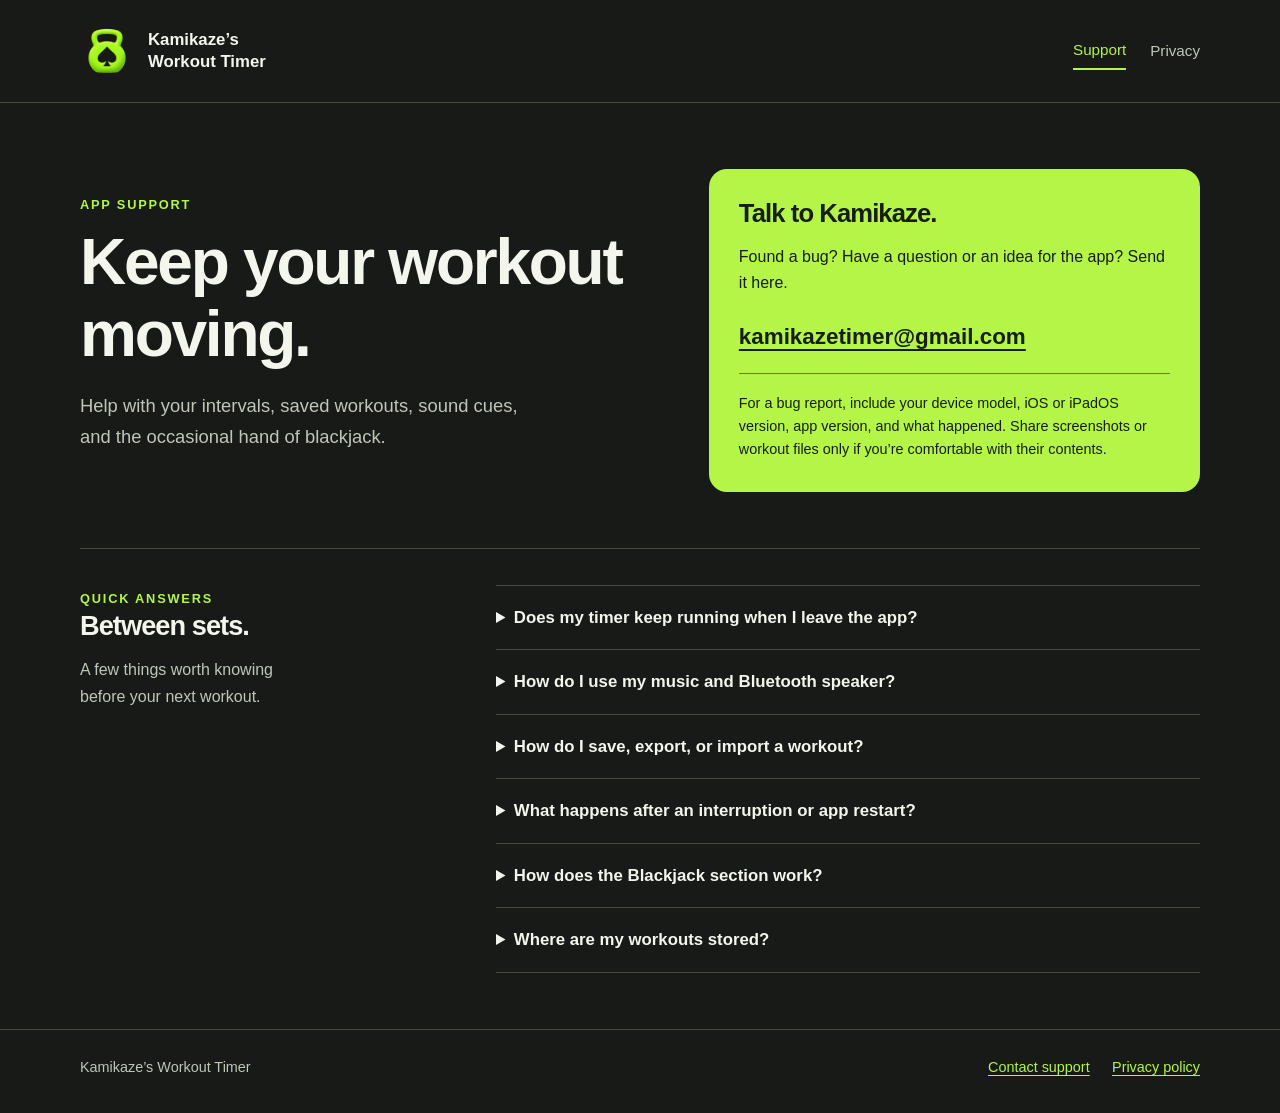
<file: docs/index.html>
<!doctype html>
<html lang="en">
<head>
  <meta charset="utf-8"><meta name="viewport" content="width=device-width, initial-scale=1">
  <title>Support · Kamikaze’s Workout Timer</title>
  <meta name="description" content="Get help with Kamikaze’s Workout Timer. Contact support, troubleshoot audio, and learn how to save and share workouts.">
  <meta name="theme-color" content="#171a17">
  <link rel="canonical" href="https://bkulp819.github.io/kamikaze-support/">
  <link rel="icon" type="image/png" href="assets/app-icon.png"><link rel="apple-touch-icon" href="assets/app-icon.png">
  <link rel="stylesheet" href="styles.css">
</head>
<body>
<a class="skip" href="#main">Skip to content</a>
<header><div class="wrap header-inner">
  <a class="brand" href="./"><img src="assets/app-icon.png" width="54" height="54" alt=""><span>Kamikaze’s<br>Workout Timer</span></a>
  <nav aria-label="Main navigation"><a href="./" aria-current="page">Support</a><a href="privacy/">Privacy</a></nav>
</div></header>
<main id="main" class="wrap">
  <section class="intro" aria-labelledby="support-title">
    <div><span class="eyebrow">App support</span><h1 id="support-title">Keep your workout moving.</h1><p class="lead">Help with your intervals, saved workouts, sound cues, and the occasional hand of blackjack.</p></div>
    <div class="contact"><h2>Talk to Kamikaze.</h2><p>Found a bug? Have a question or an idea for the app? Send it here.</p><a class="email" href="mailto:kamikazetimer@gmail.com?subject=Kamikaze%20Workout%20Timer%20Support">kamikazetimer@gmail.com</a><p class="hint">For a bug report, include your device model, iOS or iPadOS version, app version, and what happened. Share screenshots or workout files only if you’re comfortable with their contents.</p></div>
  </section>
  <section class="help" aria-labelledby="questions-title">
    <div><span class="eyebrow">Quick answers</span><h2 id="questions-title">Between sets.</h2><p class="section-note">A few things worth knowing before your next workout.</p></div>
    <div class="faq">
      <details><summary>Does my timer keep running when I leave the app?</summary><p>Timed workouts and sound cues continue when you lock your device or switch apps. Untimed intervals keep elapsed time and wait for you to return and tap Next. Calls, audio interruptions, and speaker disconnections pause the workout; check your audio output, then tap Resume. Force-quitting the app stops playback.</p></details>
      <details><summary>How do I use my music and Bluetooth speaker?</summary><p>Connect your speaker and start music in Apple Music or your usual music app first. The timer plays its cues alongside your music. In Settings or on the Get ready screen, confirm the audio output, adjust Cue level, and test the sound. The app remembers your Cue level. If cues are too quiet, check both your device’s media volume and the app’s Cue level.</p></details>
      <details><summary>How do I save, export, or import a workout?</summary><p>Workout edits save automatically on your device. Open Get ready for a workout, then use Share / AirDrop or Save workout file to export a JSON file. On the receiving device, save the file in Files and use Import workout file in the workout library. Imports create a copy.</p></details>
      <details><summary>What happens after an interruption or app restart?</summary><p>The app saves recovery checkpoints during an active workout. After a restart, a recoverable session opens paused so you can resume when ready. Up to one second of recent progress may be missing. Audio interruptions or a disconnected speaker can also pause a running workout.</p></details>
      <details><summary>How does the Blackjack section work?</summary><p>It’s an untimed intermission that plays hands automatically. Pause lets you take over with Hit, Stand, and Deal; Resume returns to autoplay. Tap Next—or Finish in the last section—to move on. There are no bets, purchases, or real-money prizes.</p></details>
      <details><summary>Where are my workouts stored?</summary><p>Workouts and recovery checkpoints are stored locally in the app. There’s no app account or developer-operated cloud sync. Device backups and any files you choose to export may have their own copies. Read the <a href="privacy/">privacy policy</a> for details.</p></details>
    </div>
  </section>
</main>
<footer><div class="wrap footer-inner"><p>Kamikaze’s Workout Timer</p><div class="footer-links"><a href="mailto:kamikazetimer@gmail.com">Contact support</a><a href="privacy/">Privacy policy</a></div></div></footer>
</body>
</html>
</file>
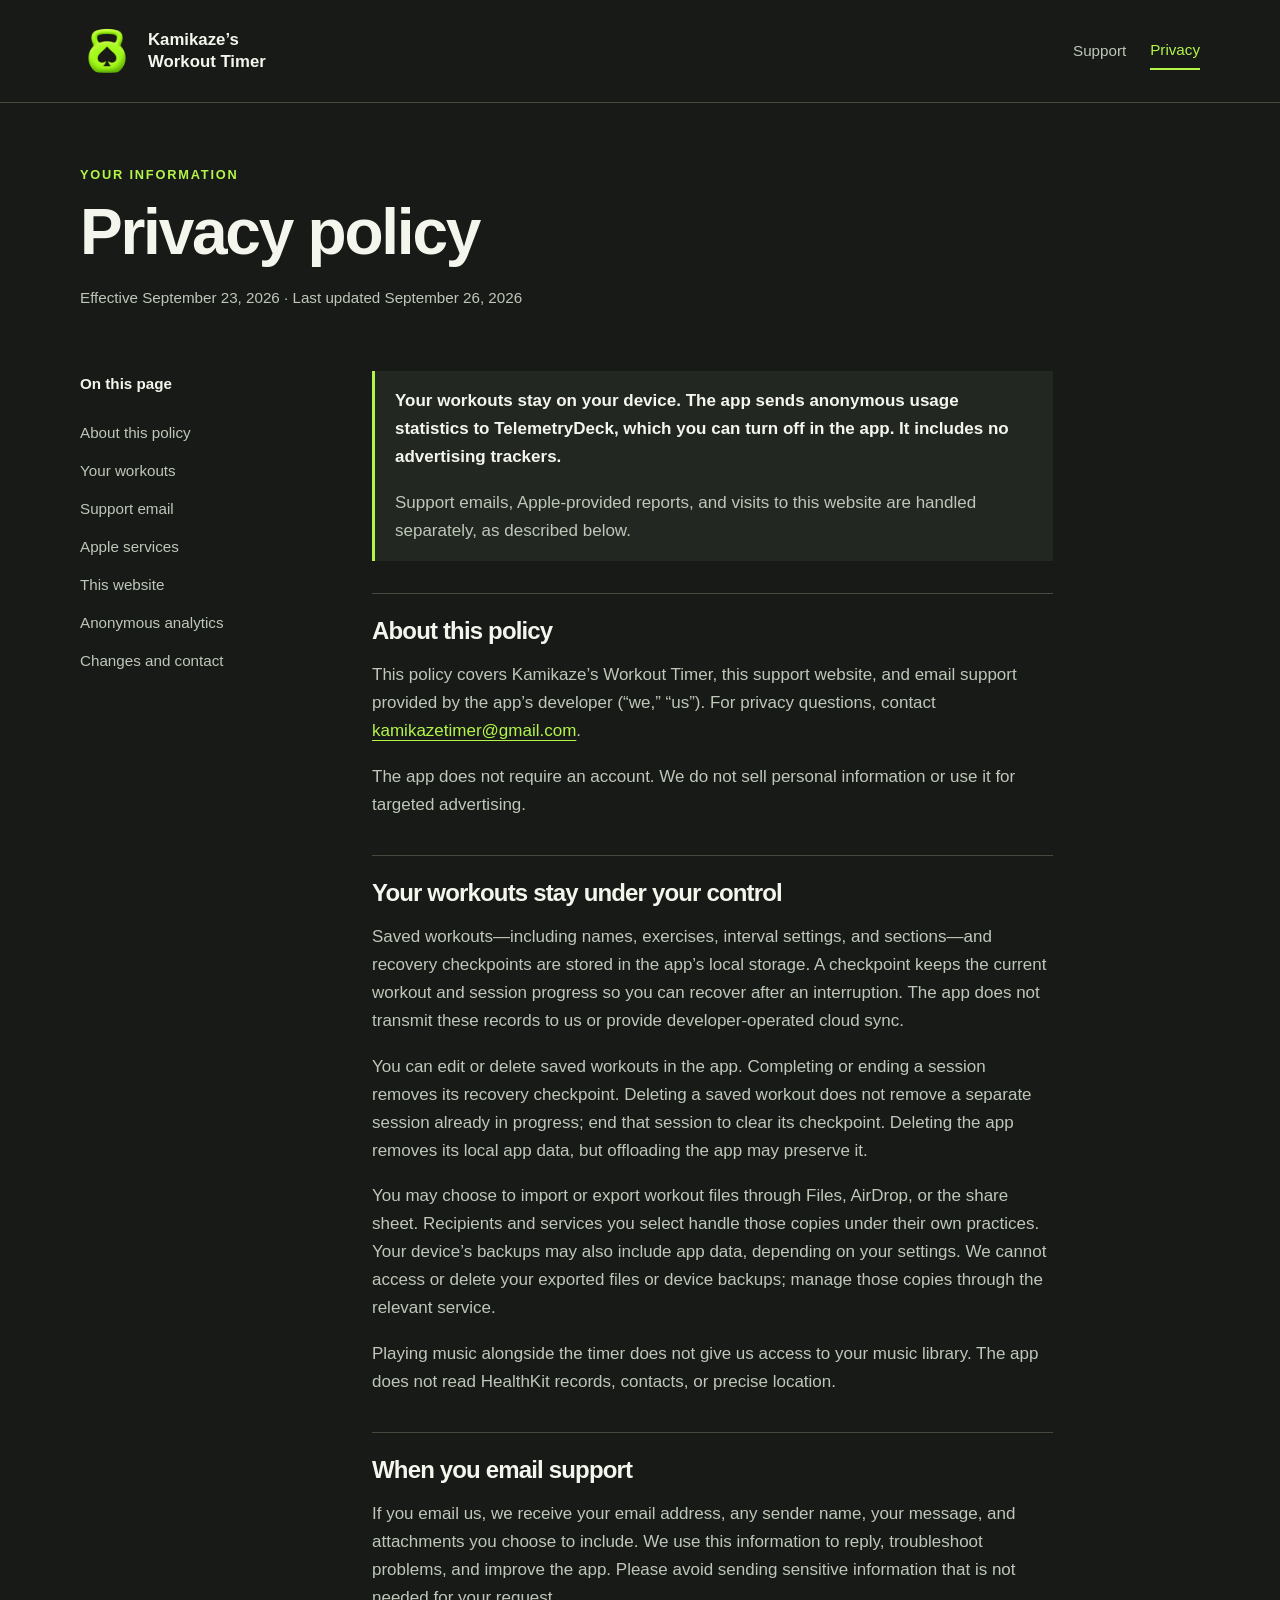
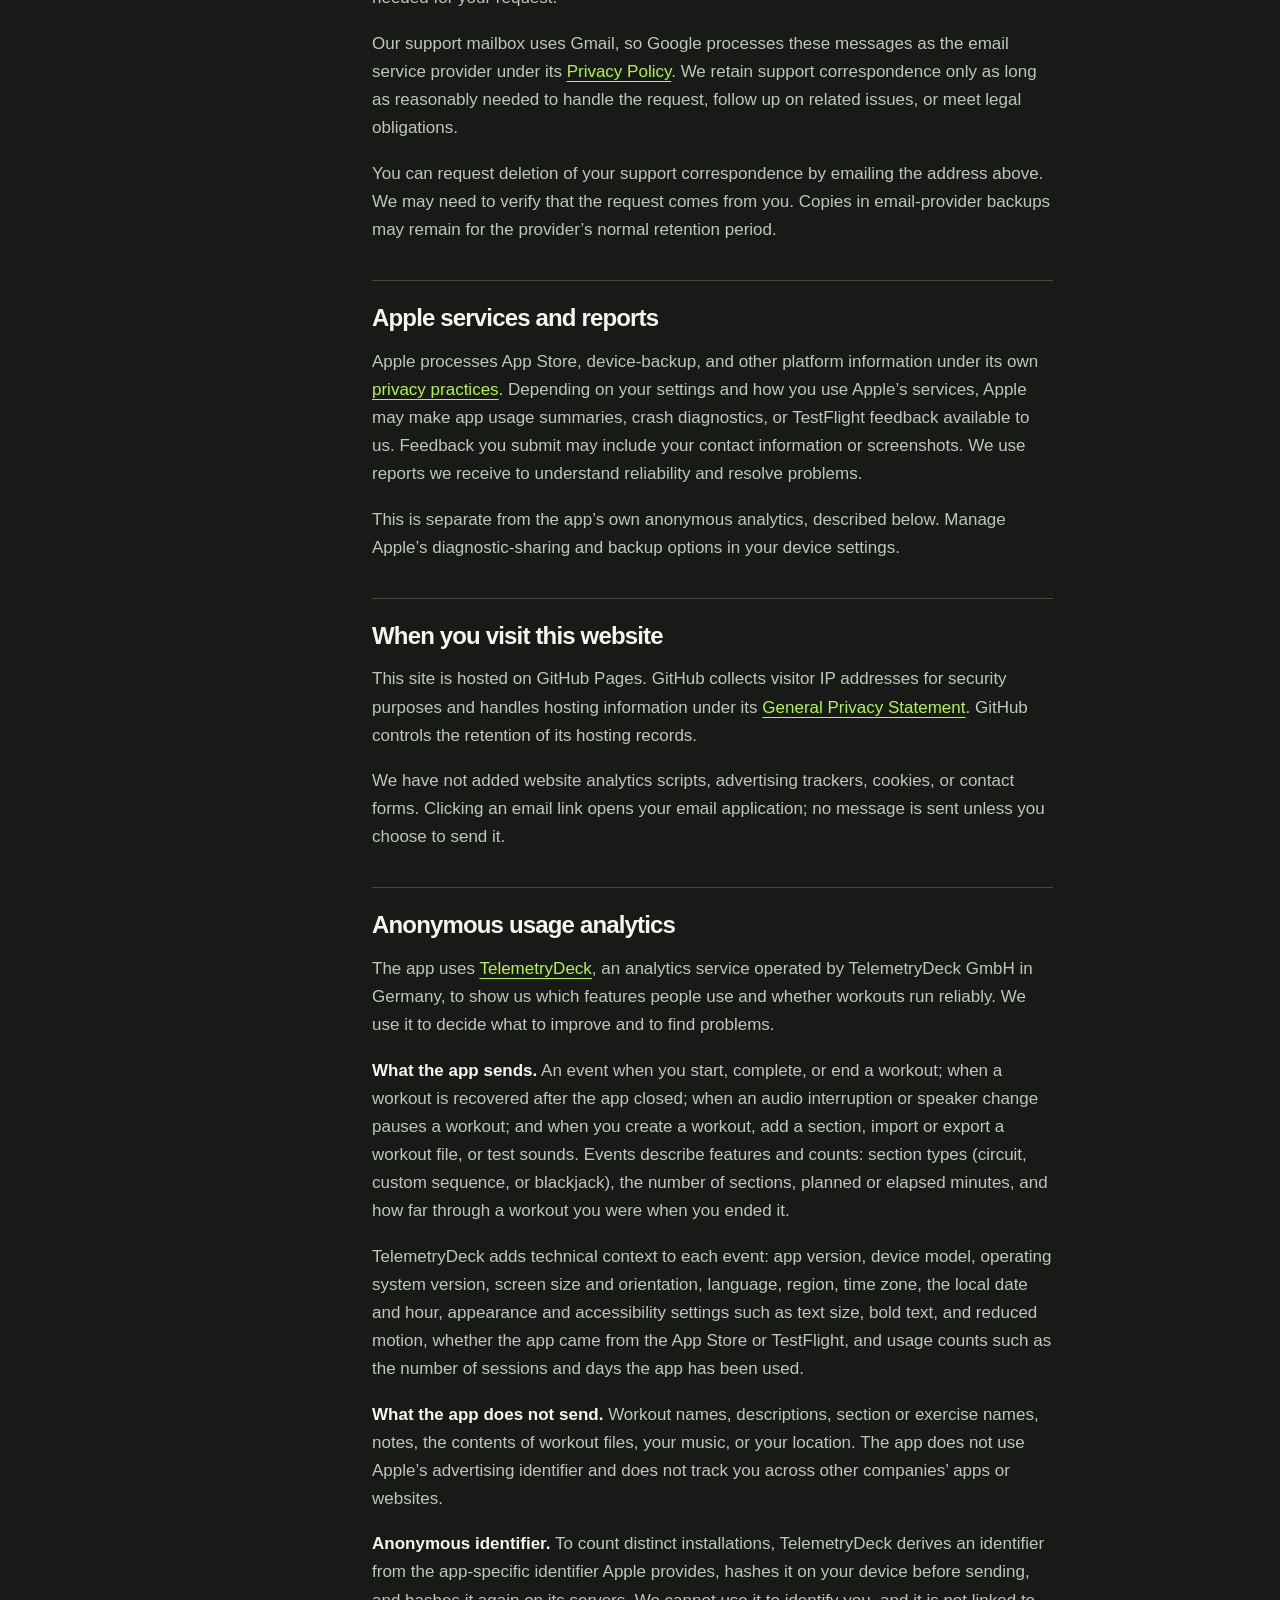
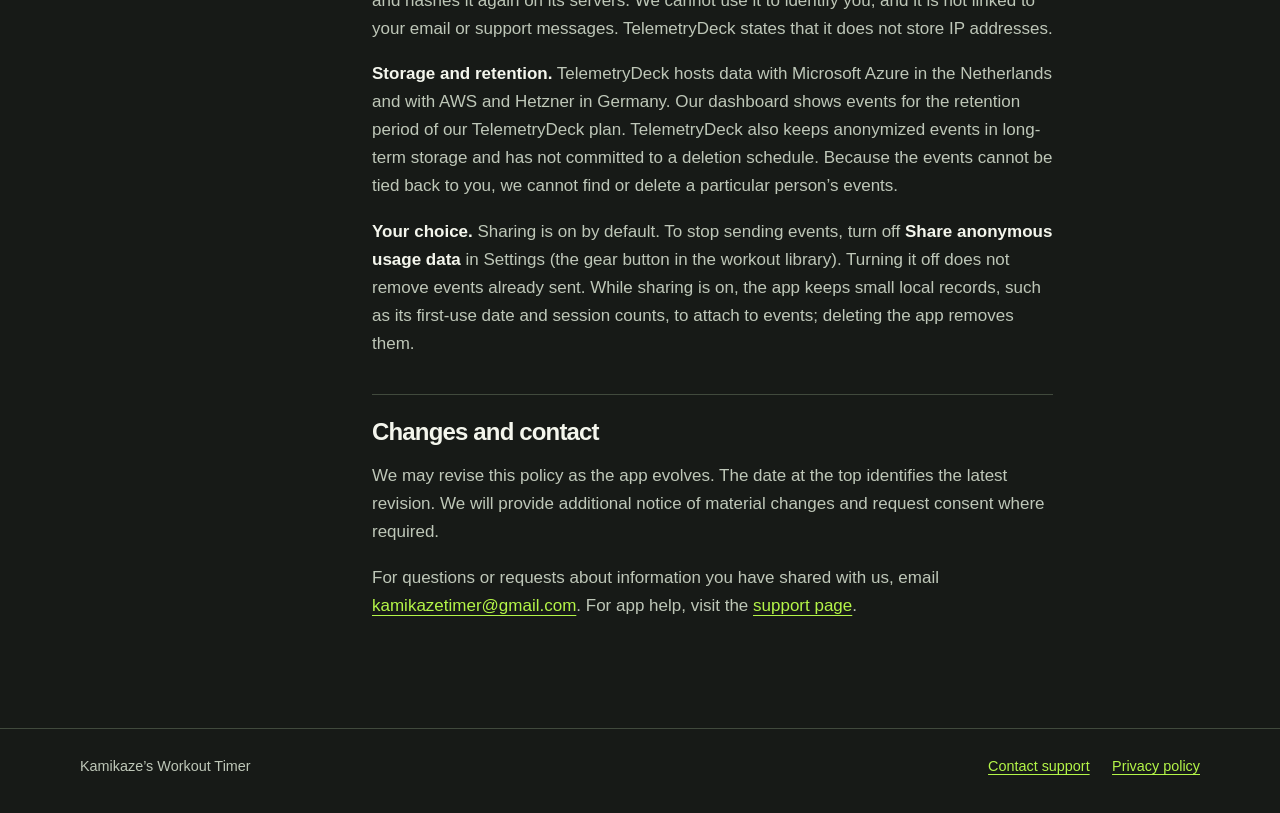
<file: docs/privacy/index.html>
<!doctype html>
<html lang="en">
<head>
  <meta charset="utf-8"><meta name="viewport" content="width=device-width, initial-scale=1">
  <title>Privacy policy · Kamikaze’s Workout Timer</title>
  <meta name="description" content="How Kamikaze’s Workout Timer handles local workout data, support messages, website visits, and analytics.">
  <meta name="theme-color" content="#171a17">
  <link rel="canonical" href="https://bkulp819.github.io/kamikaze-support/privacy/">
  <link rel="icon" type="image/png" href="../assets/app-icon.png"><link rel="apple-touch-icon" href="../assets/app-icon.png">
  <link rel="stylesheet" href="../styles.css">
</head>
<body>
<a class="skip" href="#main">Skip to content</a>
<header><div class="wrap header-inner">
  <a class="brand" href="../"><img src="../assets/app-icon.png" width="54" height="54" alt=""><span>Kamikaze’s<br>Workout Timer</span></a>
  <nav aria-label="Main navigation"><a href="../">Support</a><a href="./" aria-current="page">Privacy</a></nav>
</div></header>
<main id="main" class="wrap">
  <div class="policy-top"><span class="eyebrow">Your information</span><h1>Privacy policy</h1><p class="date">Effective September 23, 2026 · Last updated September 26, 2026</p></div>
  <div class="policy-layout">
    <aside class="contents" aria-label="On this page"><p>On this page</p><a href="#scope">About this policy</a><a href="#workouts">Your workouts</a><a href="#support">Support email</a><a href="#apple">Apple services</a><a href="#website">This website</a><a href="#analytics">Anonymous analytics</a><a href="#changes">Changes and contact</a></aside>
    <div class="policy-body">
      <div class="summary-box"><p><strong>Your workouts stay on your device. The app sends anonymous usage statistics to TelemetryDeck, which you can turn off in the app. It includes no advertising trackers.</strong></p><p>Support emails, Apple-provided reports, and visits to this website are handled separately, as described below.</p></div>
      <section id="scope"><h2>About this policy</h2><p>This policy covers Kamikaze’s Workout Timer, this support website, and email support provided by the app’s developer (“we,” “us”). For privacy questions, contact <a href="mailto:kamikazetimer@gmail.com">kamikazetimer@gmail.com</a>.</p><p>The app does not require an account. We do not sell personal information or use it for targeted advertising.</p></section>
      <section id="workouts"><h2>Your workouts stay under your control</h2><p>Saved workouts—including names, exercises, interval settings, and sections—and recovery checkpoints are stored in the app’s local storage. A checkpoint keeps the current workout and session progress so you can recover after an interruption. The app does not transmit these records to us or provide developer-operated cloud sync.</p><p>You can edit or delete saved workouts in the app. Completing or ending a session removes its recovery checkpoint. Deleting a saved workout does not remove a separate session already in progress; end that session to clear its checkpoint. Deleting the app removes its local app data, but offloading the app may preserve it.</p><p>You may choose to import or export workout files through Files, AirDrop, or the share sheet. Recipients and services you select handle those copies under their own practices. Your device’s backups may also include app data, depending on your settings. We cannot access or delete your exported files or device backups; manage those copies through the relevant service.</p><p>Playing music alongside the timer does not give us access to your music library. The app does not read HealthKit records, contacts, or precise location.</p></section>
      <section id="support"><h2>When you email support</h2><p>If you email us, we receive your email address, any sender name, your message, and attachments you choose to include. We use this information to reply, troubleshoot problems, and improve the app. Please avoid sending sensitive information that is not needed for your request.</p><p>Our support mailbox uses Gmail, so Google processes these messages as the email service provider under its <a href="https://policies.google.com/privacy">Privacy Policy</a>. We retain support correspondence only as long as reasonably needed to handle the request, follow up on related issues, or meet legal obligations.</p><p>You can request deletion of your support correspondence by emailing the address above. We may need to verify that the request comes from you. Copies in email-provider backups may remain for the provider’s normal retention period.</p></section>
      <section id="apple"><h2>Apple services and reports</h2><p>Apple processes App Store, device-backup, and other platform information under its own <a href="https://www.apple.com/legal/privacy/">privacy practices</a>. Depending on your settings and how you use Apple’s services, Apple may make app usage summaries, crash diagnostics, or TestFlight feedback available to us. Feedback you submit may include your contact information or screenshots. We use reports we receive to understand reliability and resolve problems.</p><p>This is separate from the app’s own anonymous analytics, described below. Manage Apple’s diagnostic-sharing and backup options in your device settings.</p></section>
      <section id="website"><h2>When you visit this website</h2><p>This site is hosted on GitHub Pages. GitHub collects visitor IP addresses for security purposes and handles hosting information under its <a href="https://docs.github.com/en/site-policy/privacy-policies/github-general-privacy-statement">General Privacy Statement</a>. GitHub controls the retention of its hosting records.</p><p>We have not added website analytics scripts, advertising trackers, cookies, or contact forms. Clicking an email link opens your email application; no message is sent unless you choose to send it.</p></section>
      <section id="analytics"><h2>Anonymous usage analytics</h2><p>The app uses <a href="https://telemetrydeck.com/privacy/">TelemetryDeck</a>, an analytics service operated by TelemetryDeck GmbH in Germany, to show us which features people use and whether workouts run reliably. We use it to decide what to improve and to find problems.</p><p><strong>What the app sends.</strong> An event when you start, complete, or end a workout; when a workout is recovered after the app closed; when an audio interruption or speaker change pauses a workout; and when you create a workout, add a section, import or export a workout file, or test sounds. Events describe features and counts: section types (circuit, custom sequence, or blackjack), the number of sections, planned or elapsed minutes, and how far through a workout you were when you ended it.</p><p>TelemetryDeck adds technical context to each event: app version, device model, operating system version, screen size and orientation, language, region, time zone, the local date and hour, appearance and accessibility settings such as text size, bold text, and reduced motion, whether the app came from the App Store or TestFlight, and usage counts such as the number of sessions and days the app has been used.</p><p><strong>What the app does not send.</strong> Workout names, descriptions, section or exercise names, notes, the contents of workout files, your music, or your location. The app does not use Apple’s advertising identifier and does not track you across other companies’ apps or websites.</p><p><strong>Anonymous identifier.</strong> To count distinct installations, TelemetryDeck derives an identifier from the app-specific identifier Apple provides, hashes it on your device before sending, and hashes it again on its servers. We cannot use it to identify you, and it is not linked to your email or support messages. TelemetryDeck states that it does not store IP addresses.</p><p><strong>Storage and retention.</strong> TelemetryDeck hosts data with Microsoft Azure in the Netherlands and with AWS and Hetzner in Germany. Our dashboard shows events for the retention period of our TelemetryDeck plan. TelemetryDeck also keeps anonymized events in long-term storage and has not committed to a deletion schedule. Because the events cannot be tied back to you, we cannot find or delete a particular person’s events.</p><p><strong>Your choice.</strong> Sharing is on by default. To stop sending events, turn off <strong>Share anonymous usage data</strong> in Settings (the gear button in the workout library). Turning it off does not remove events already sent. While sharing is on, the app keeps small local records, such as its first-use date and session counts, to attach to events; deleting the app removes them.</p></section>
      <section id="changes"><h2>Changes and contact</h2><p>We may revise this policy as the app evolves. The date at the top identifies the latest revision. We will provide additional notice of material changes and request consent where required.</p><p>For questions or requests about information you have shared with us, email <a href="mailto:kamikazetimer@gmail.com">kamikazetimer@gmail.com</a>. For app help, visit the <a href="../">support page</a>.</p></section>
    </div>
  </div>
</main>
<footer><div class="wrap footer-inner"><p>Kamikaze’s Workout Timer</p><div class="footer-links"><a href="mailto:kamikazetimer@gmail.com">Contact support</a><a href="./" aria-current="page">Privacy policy</a></div></div></footer>
</body>
</html>
</file>
<file: docs/styles.css>
:root{color-scheme:dark;--bg:#171a17;--panel:#222722;--text:#f4f6ed;--muted:#bec7b8;--line:#414a3d;--lime:#b4f548;--ink:#171e10;font-family:-apple-system,BlinkMacSystemFont,"Segoe UI",sans-serif;font-size:16px}*{box-sizing:border-box}body{margin:0;background:var(--bg);color:var(--text);line-height:1.65}a{color:var(--lime);text-underline-offset:.22em}a:hover{color:#d7ff95}a:focus-visible,summary:focus-visible{outline:3px solid var(--lime);outline-offset:5px;border-radius:3px}p{margin:0 0 1.1rem}h1,h2,h3{line-height:1.12;letter-spacing:-.035em}h1{font-size:clamp(2.3rem,5vw,4.2rem);margin:.6rem 0 1.3rem;max-width:16ch}h2{font-size:1.7rem;margin:0 0 1rem}h3{font-size:1.15rem}ul{padding-left:1.25rem}li{margin:.4rem 0}.wrap{width:min(1120px,calc(100% - 64px));margin:auto}.skip{position:absolute;left:1rem;top:-100px;background:var(--lime);color:var(--ink);padding:.5rem 1rem;z-index:2}.skip:focus{top:1rem}header{border-bottom:1px solid var(--line)}.header-inner{display:flex;align-items:center;justify-content:space-between;gap:2rem;padding:24px 0}.brand{display:flex;align-items:center;gap:14px;text-decoration:none;color:var(--text);font-size:1.05rem;font-weight:750;line-height:1.3}.brand img{width:54px;height:54px;border-radius:13px}.brand span{max-width:19ch}nav{display:flex;gap:1.5rem;align-items:center}nav a{font-size:.95rem;color:var(--muted);text-decoration:none;padding:.35rem 0}nav a[aria-current=page]{color:var(--lime);border-bottom:2px solid var(--lime)}.intro{display:grid;grid-template-columns:1.15fr 1fr;gap:64px;padding:66px 0 56px;align-items:center}.eyebrow{color:var(--lime);font-size:.8rem;font-weight:800;letter-spacing:.14em;text-transform:uppercase}.lead{font-size:1.15rem;color:var(--muted);max-width:44ch}.contact{background:var(--lime);color:var(--ink);border-radius:18px;padding:30px}.contact h2{font-size:1.6rem}.contact p{font-size:1rem}.contact a{color:var(--ink);font-weight:750;overflow-wrap:anywhere}.contact .email{font-size:clamp(1rem,2vw,1.4rem);display:inline-block;margin:.3rem 0 1.1rem}.contact .hint{font-size:.9rem;line-height:1.6;margin:0;border-top:1px solid #667b42;padding-top:18px}.help{padding:36px 0 56px;border-top:1px solid var(--line);display:grid;grid-template-columns:1fr 2fr;gap:64px}.section-note{color:var(--muted);max-width:25ch}.faq{border-top:1px solid var(--line)}details{border-bottom:1px solid var(--line)}summary{cursor:pointer;padding:20px 30px 20px 0;font-size:1.05rem;font-weight:650;line-height:1.4}details p{color:var(--muted);padding-right:16px;max-width:65ch}details[open] summary{color:var(--lime)}footer{border-top:1px solid var(--line);padding:26px 0 34px;color:var(--muted);font-size:.9rem}.footer-inner{display:flex;gap:1rem;justify-content:space-between;flex-wrap:wrap}.footer-inner p{margin:0}.footer-links{display:flex;gap:1.4rem}.policy-top{padding:58px 0 30px}.policy-top h1{max-width:none;margin-bottom:1rem}.policy-top .date{color:var(--muted);font-size:.95rem}.policy-layout{display:grid;grid-template-columns:220px minmax(0,1fr);gap:72px;padding:14px 0 72px}.contents{position:sticky;top:24px;align-self:start;font-size:.95rem}.contents p{font-weight:750;color:var(--text)}.contents a{display:block;color:var(--muted);text-decoration:none;padding:.4rem 0}.contents a:hover{color:var(--lime)}.policy-body{font-size:1.0625rem;max-width:72ch}.policy-body section{scroll-margin-top:32px;margin-bottom:36px}.policy-body h2{font-size:1.5rem;padding-top:24px;border-top:1px solid var(--line)}.policy-body p,.policy-body li{color:var(--muted)}.policy-body strong{color:var(--text)}.summary-box{border-left:3px solid var(--lime);padding:16px 20px;background:var(--panel);margin-bottom:32px}.summary-box p:last-child{margin-bottom:0}.policy-body a{overflow-wrap:anywhere}@media(max-width:760px){.wrap{width:calc(100% - 36px)}.header-inner{gap:16px;padding:18px 0}.brand{font-size:.95rem;gap:10px}.brand img{width:44px;height:44px;border-radius:11px}nav{gap:1rem}nav a{font-size:.875rem}.intro{grid-template-columns:1fr;gap:20px;padding:38px 0}.contact{padding:24px}.contact .email{font-size:1.2rem}.help{grid-template-columns:1fr;gap:18px;padding:30px 0 40px}.section-note{max-width:none}.policy-layout{grid-template-columns:1fr;gap:24px;padding-bottom:30px}.contents{position:static;border-bottom:1px solid var(--line);padding-bottom:18px}.policy-top{padding-top:38px}.policy-body{font-size:1rem}.footer-inner{display:block}.footer-links{margin-top:12px}}@media(max-width:360px){.header-inner{flex-wrap:wrap}.brand span{max-width:none}nav{margin-left:54px}h1{font-size:2.2rem}}@media(prefers-reduced-motion:no-preference){a{transition:color .12s ease}}@media print{body{background:white;color:black}header,footer,.contents,.skip{display:none}.wrap{width:100%}.policy-layout{display:block}.policy-body p,.policy-body li,.lead,.date{color:#222}a{color:#222}.summary-box{background:#eee}.policy-body strong{color:black}}
</file>
